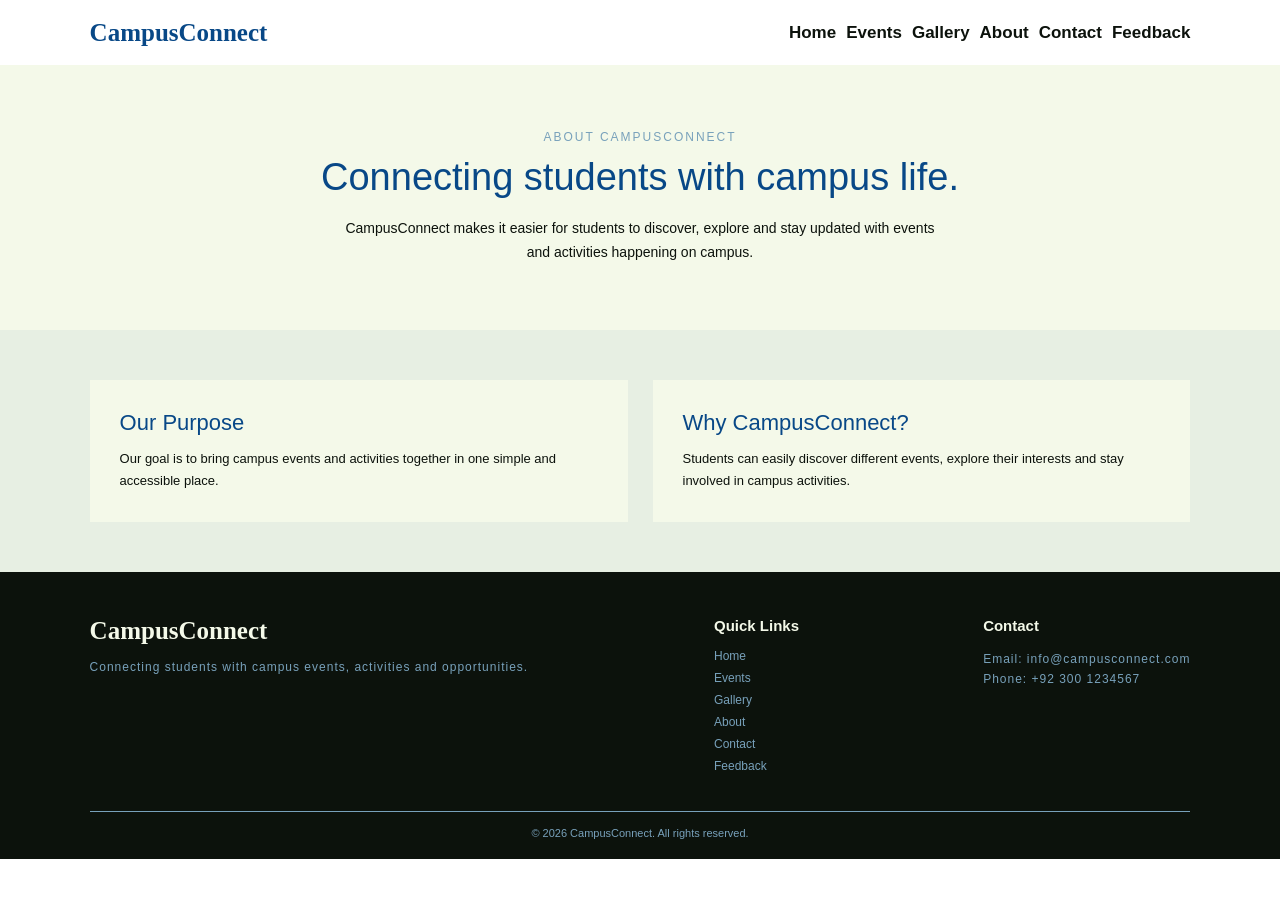
<file: about.html>
<!DOCTYPE html>
<html lang="en">

<head>
    <meta charset="UTF-8">
    <meta name="viewport" content="width=device-width, initial-scale=1.0">
    <title>About CampusConnect</title>
    <link rel="stylesheet" href="css/style.css">
</head>

<body>
<nav>
    <div class="logo">
        CampusConnect
    </div>

    <div class="nav-links">
        <a href="index.html">Home</a>
        <a href="events.html">Events</a>
        <a href="gallery.html">Gallery</a>
        <a href="about.html">About</a>
        <a href="contact.html">Contact</a>
        <a href="feedback.html">Feedback</a>
    </div>
</nav>
    <!-- navbar done main-content of about page start -->
    <main>

        <section class="about-intro">

            <p>ABOUT CAMPUSCONNECT</p>

            <h1>Connecting students with campus life.</h1>

            <p>
                CampusConnect makes it easier for students to discover,
                explore and stay updated with events and activities
                happening on campus.
            </p>

        </section>

        <section class="about-content">

            <div class="about-text">
                <h2>Our Purpose</h2>

                <p>
                    Our goal is to bring campus events and activities
                    together in one simple and accessible place.
                </p>
            </div>

            <div class="about-text">
                <h2>Why CampusConnect?</h2>

                <p>
                    Students can easily discover different events,
                    explore their interests and stay involved in
                    campus activities.
                </p>
            </div>

        </section>

    </main>
    <!-- content end footer start -->
    <footer>

        <div class="footer-content">

            <div class="footer-logo">
                <h3>CampusConnect</h3>
                <p>
                    Connecting students with campus events,
                    activities and opportunities.
                </p>
            </div>

            <div class="footer-links">
                <h4>Quick Links</h4>
                <a href="index.html">Home</a>
                <a href="events.html">Events</a>
                <a href="gallery.html">Gallery</a>
                <a href="about.html">About</a>
                <a href="contact.html">Contact</a>
                <a href="feedback.html">Feedback</a>
            </div>

            <div class="footer-contact">
                <h4>Contact</h4>
                <p>Email: info@campusconnect.com</p>
                <p>Phone: +92 300 1234567</p>
            </div>

        </div>

        <div class="footer-bottom">
            <p>© 2026 CampusConnect. All rights reserved.</p>
        </div>

    </footer>
</body>

</html>
</file>
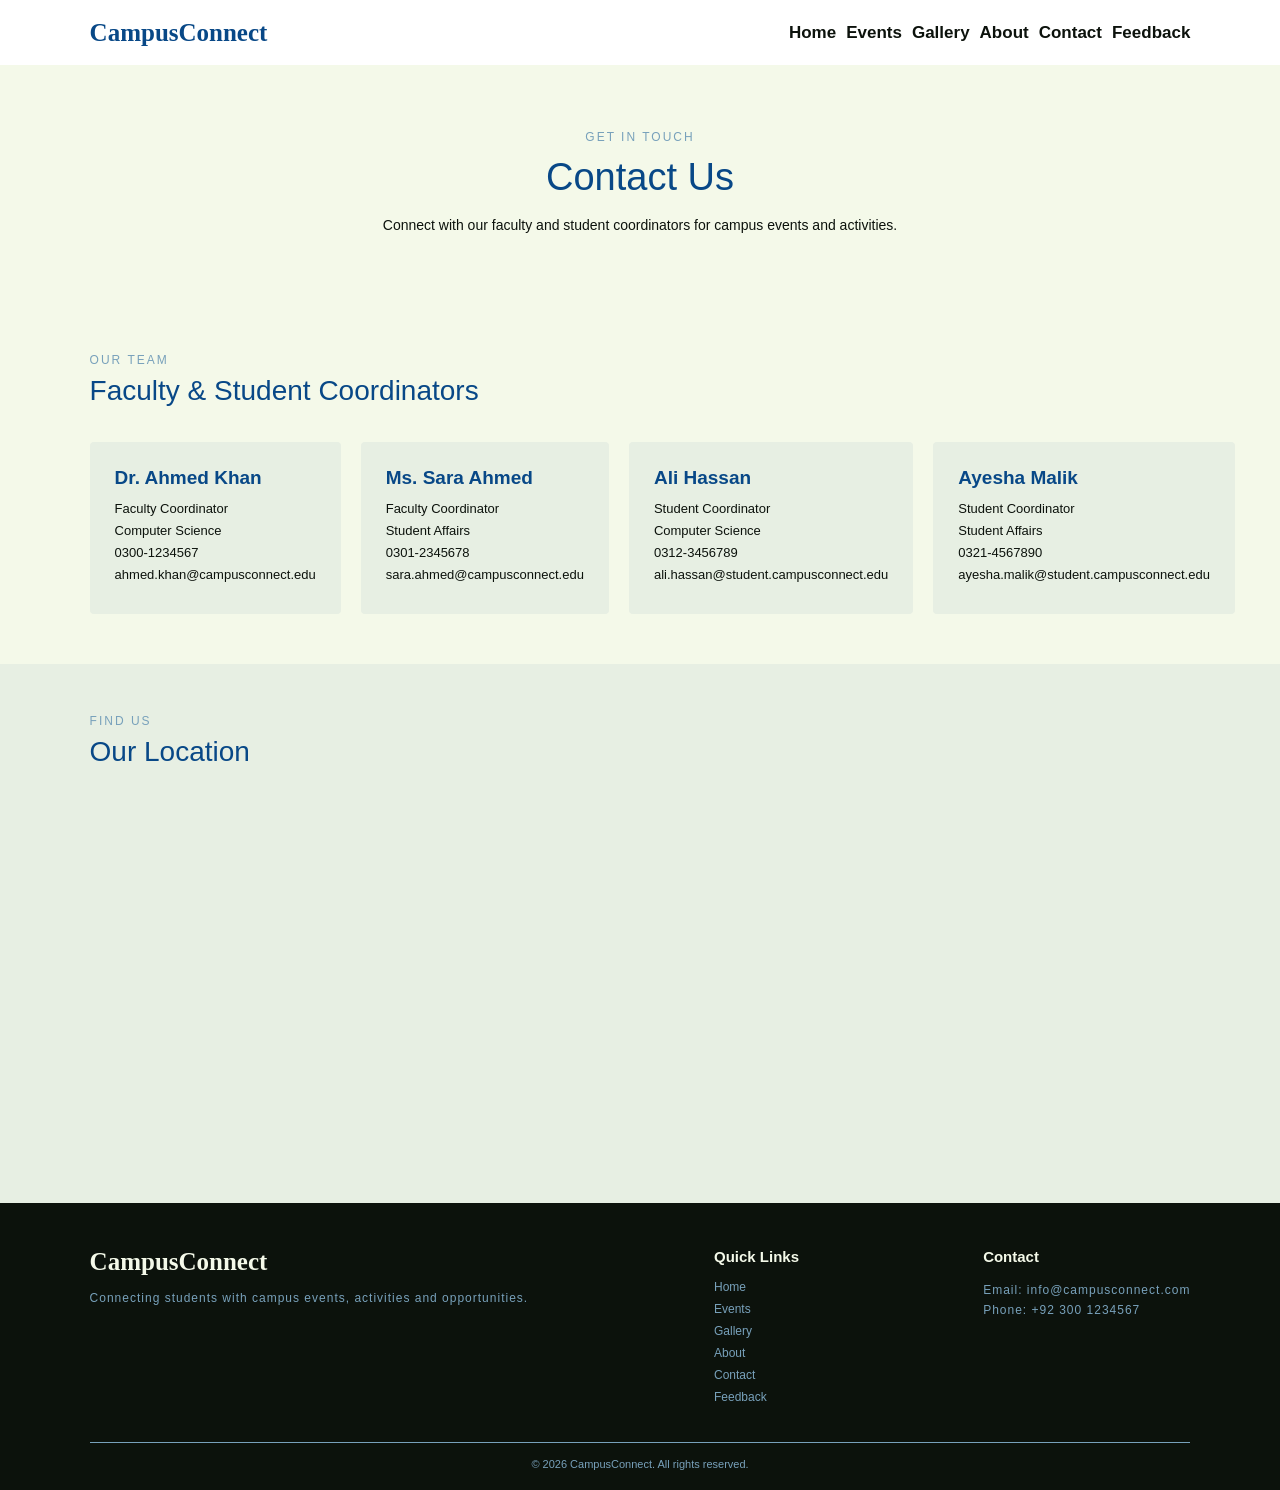
<file: contact.html>
<!DOCTYPE html>
<html lang="en">

<head>
    <meta charset="UTF-8">
    <meta name="viewport" content="width=device-width, initial-scale=1.0">
    <title>Contact Us</title>
    <link rel="stylesheet" href="css/style.css">
</head>

<body>
<nav>
    <div class="logo">
        CampusConnect
    </div>

    <div class="nav-links">
        <a href="index.html">Home</a>
        <a href="events.html">Events</a>
        <a href="gallery.html">Gallery</a>
        <a href="about.html">About</a>
        <a href="contact.html">Contact</a>
        <a href="feedback.html">Feedback</a>
    </div>
</nav>
    <!-- navbar done main-content of contact page start -->
    <main>

        <section class="contact-intro">

            <p>GET IN TOUCH</p>

            <h1>Contact Us</h1>

            <p>
                Connect with our faculty and student coordinators
                for campus events and activities.
            </p>

        </section>
        <section class="contact-coordinators">

            <div class="section-heading">
                <p>OUR TEAM</p>
                <h2>Faculty & Student Coordinators</h2>
            </div>

            <div class="coordinator-cards" id="teamCards">
            </div>

        </section>
        <section class="contact-map">

            <div class="section-heading">
                <p>FIND US</p>
                <h2>Our Location</h2>
            </div>

            <div class="map-box">
                <iframe src="https://www.google.com/maps/embed?pb=YOUR_MAP_CODE" width="100%" height="350"
                    style="border:0;" allowfullscreen="" loading="lazy">
                </iframe>
            </div>

        </section>

    </main>
    <!-- main content complete footer start -->
    <footer>

        <div class="footer-content">

            <div class="footer-logo">
                <h3>CampusConnect</h3>
                <p>
                    Connecting students with campus events,
                    activities and opportunities.
                </p>
            </div>

            <div class="footer-links">
                <h4>Quick Links</h4>
                <a href="index.html">Home</a>
                <a href="events.html">Events</a>
                <a href="gallery.html">Gallery</a>
                <a href="about.html">About</a>
                <a href="contact.html">Contact</a>
                <a href="feedback.html">Feedback</a>
            </div>

            <div class="footer-contact">
                <h4>Contact</h4>
                <p>Email: info@campusconnect.com</p>
                <p>Phone: +92 300 1234567</p>
            </div>

        </div>

        <div class="footer-bottom">
            <p>© 2026 CampusConnect. All rights reserved.</p>
        </div>

    </footer>


    <script src="js/contact.js"></script>
</body>

</html>
</file>
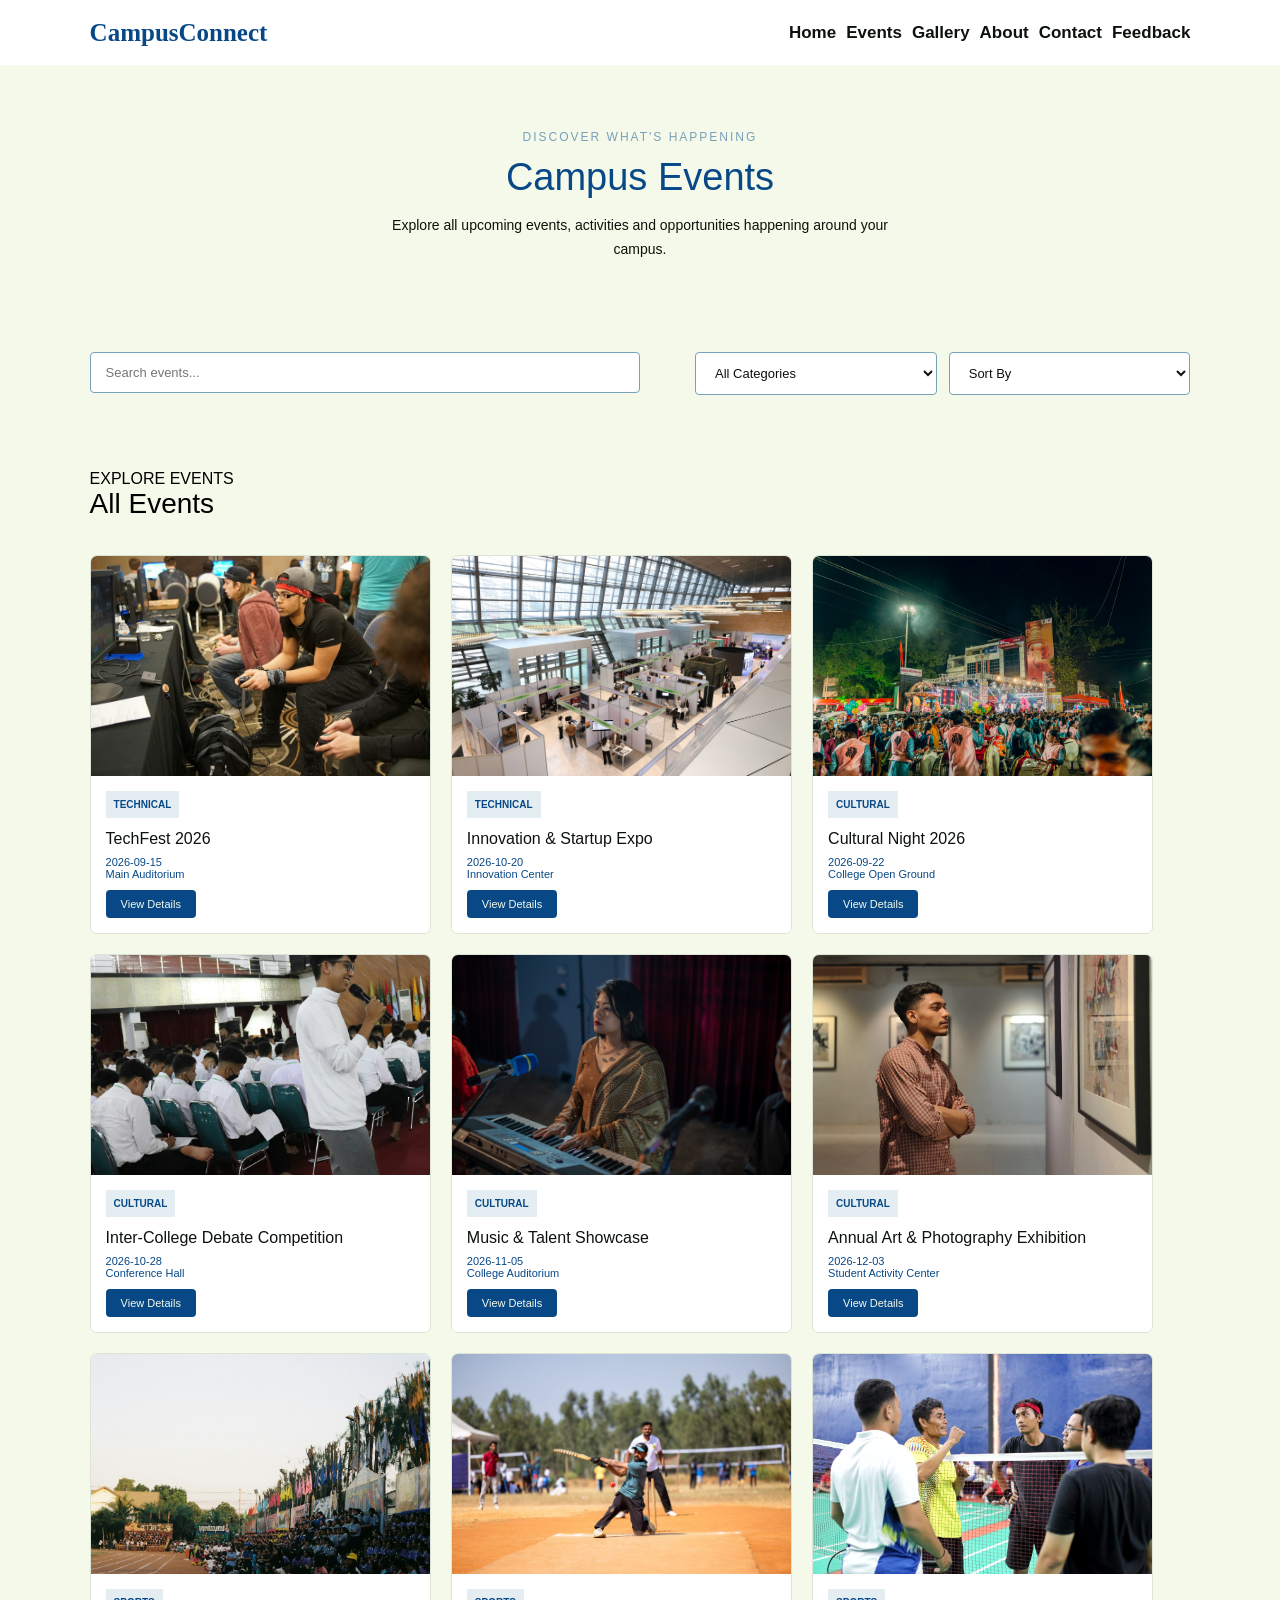
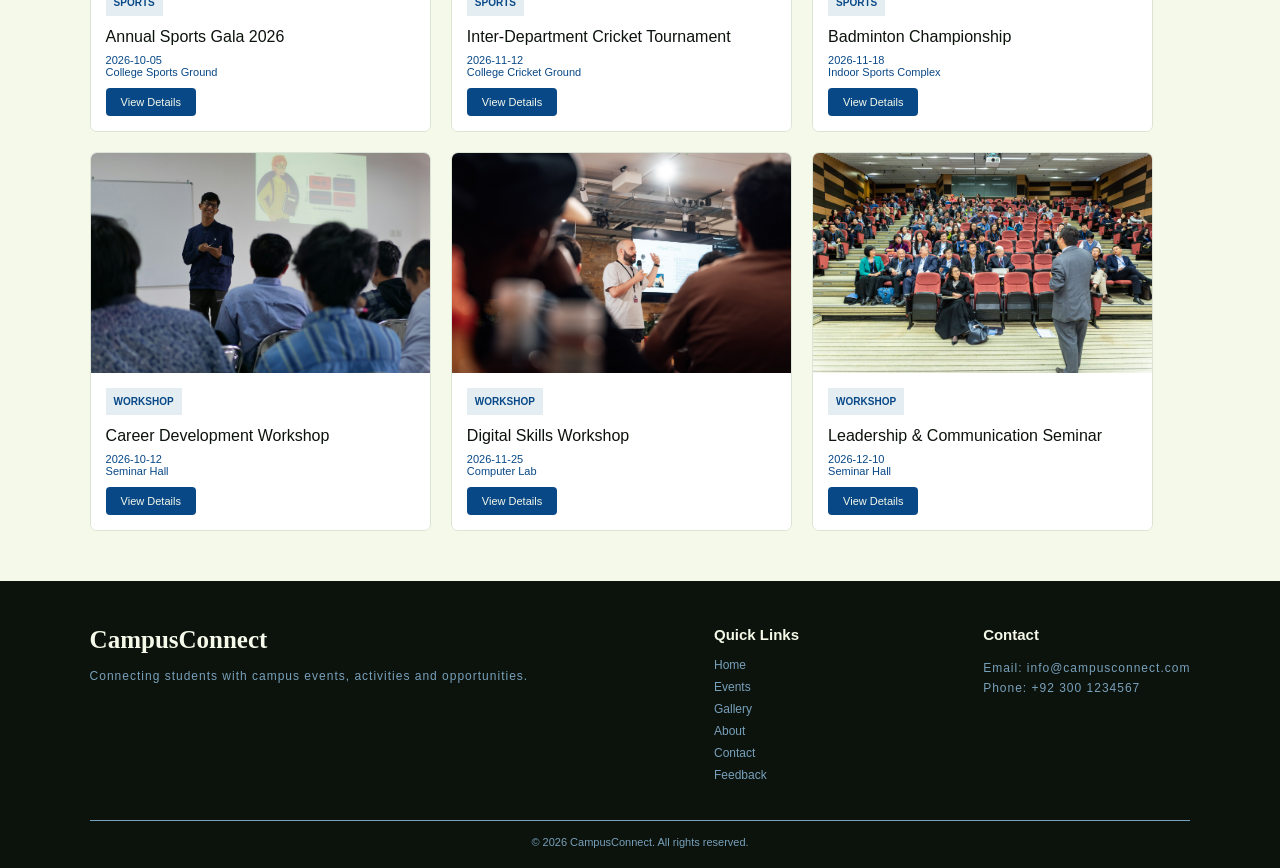
<file: events.html>
<!DOCTYPE html>
<html lang="en">

<head>
    <meta charset="UTF-8">
    <meta name="viewport" content="width=device-width, initial-scale=1.0">
    <title>CampusConnect Events</title>
    <link rel="stylesheet" href="css/style.css">
</head>

<body>
<nav>
    <div class="logo">
        CampusConnect
    </div>

    <div class="nav-links">
        <a href="index.html">Home</a>
        <a href="events.html">Events</a>
        <a href="gallery.html">Gallery</a>
        <a href="about.html">About</a>
        <a href="contact.html">Contact</a>
        <a href="feedback.html">Feedback</a>
    </div>
</nav>
    <!-- navbar end hero start -->
    <main>

        <section class="events-intro">
            <p>DISCOVER WHAT'S HAPPENING</p>

            <h1>Campus Events</h1>

            <p>
                Explore all upcoming events, activities and opportunities
                happening around your campus.
            </p>
        </section>
        <section class="event-filters">

            <div class="search-box">
                <input type="text" id="searchInput" placeholder="Search events...">
            </div>

            <div class="filter-box">
                <select id="categoryFilter">
                    <option value="all">All Categories</option>
                    <option value="Technical">Technical</option>
                    <option value="Cultural">Cultural</option>
                    <option value="Sports">Sports</option>
                    <option value="Workshop">Workshop</option>
                </select>

                <select id="sortFilter">
                    <option value="default">Sort By</option>
                    <option value="newest">Newest</option>
                    <option value="oldest">Oldest</option>
                </select>
            </div>

        </section>
        <section class="all-events">

            <div class="events-title">
                <p>EXPLORE EVENTS</p>
                <h2>All Events</h2>
            </div>

            <div class="all-event-cards" id="eventCards">
            </div>

        </section>
    </main>
    <!-- content end footer start -->
    <footer>

        <div class="footer-content">

            <div class="footer-logo">
                <h3>CampusConnect</h3>
                <p>
                    Connecting students with campus events,
                    activities and opportunities.
                </p>
            </div>

            <div class="footer-links">
                <h4>Quick Links</h4>
                <a href="index.html">Home</a>
                <a href="events.html">Events</a>
                <a href="gallery.html">Gallery</a>
                <a href="about.html">About</a>
                <a href="contact.html">Contact</a>
                <a href="feedback.html">Feedback</a>
            </div>

            <div class="footer-contact">
                <h4>Contact</h4>
                <p>Email: info@campusconnect.com</p>
                <p>Phone: +92 300 1234567</p>
            </div>

        </div>

        <div class="footer-bottom">
            <p>© 2026 CampusConnect. All rights reserved.</p>
        </div>

    </footer>

    <script src="js/events.js"></script>
</body>


</html>
</file>
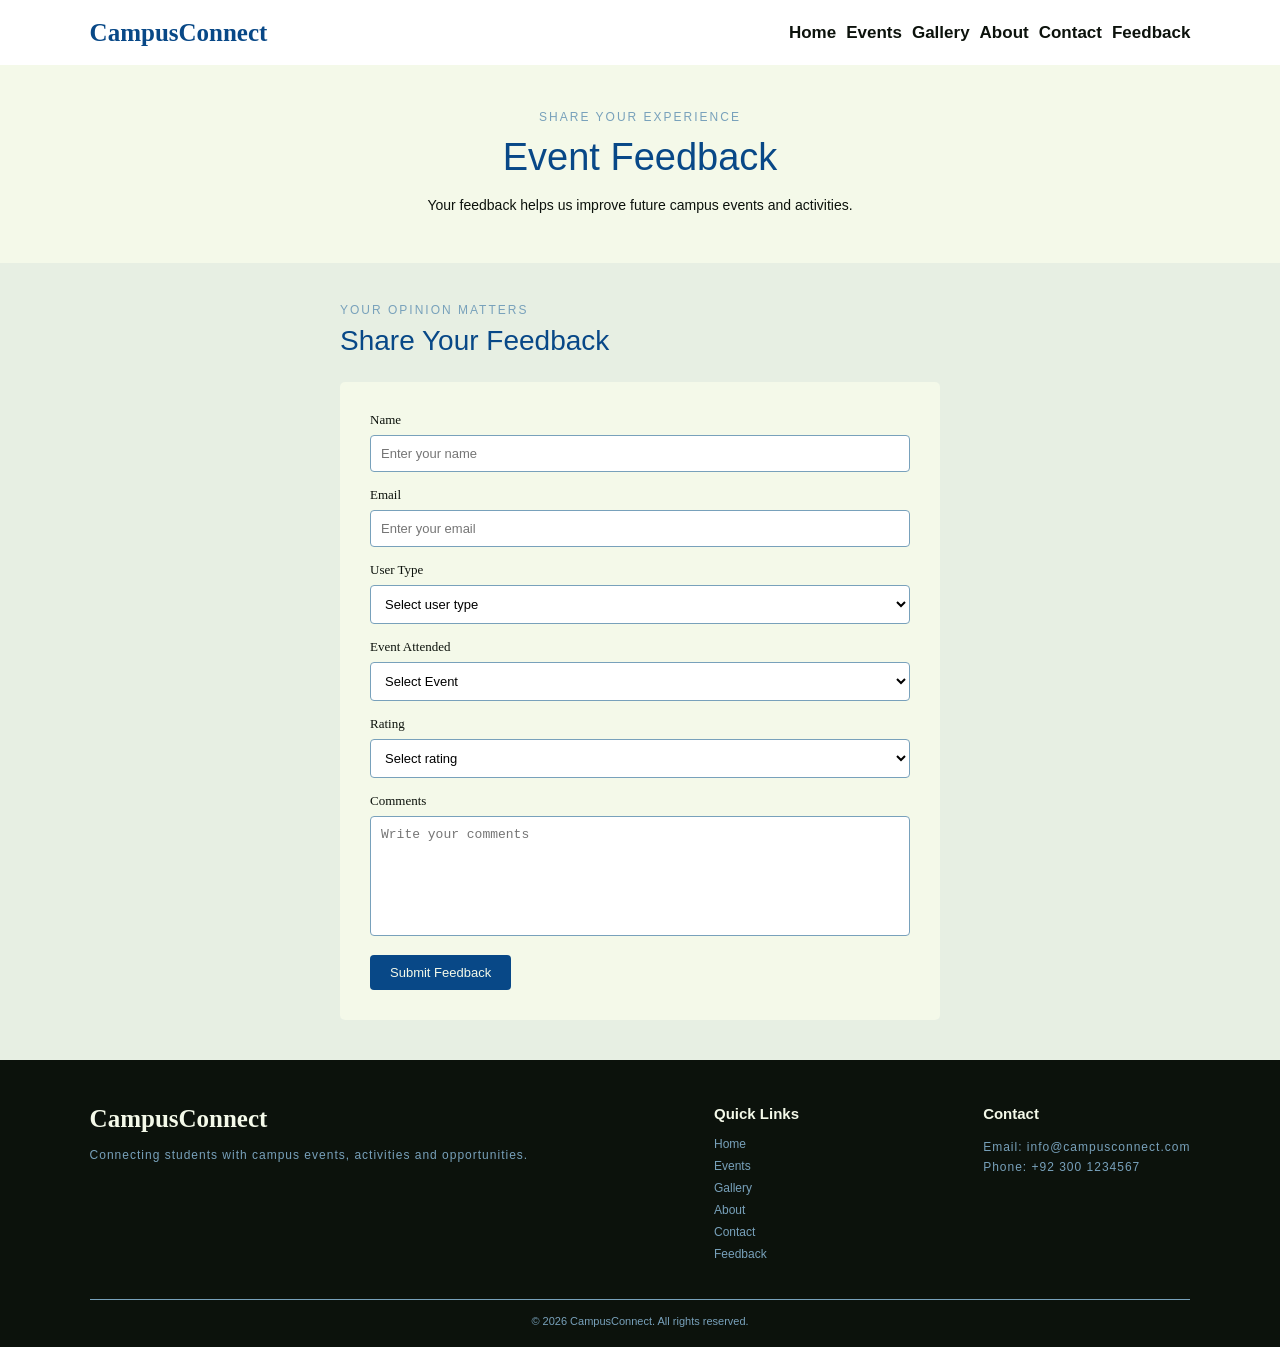
<file: feedback.html>
<!DOCTYPE html>
<html lang="en">

<head>
    <meta charset="UTF-8">
    <meta name="viewport" content="width=device-width, initial-scale=1.0">
    <title>Document</title>
    <link rel="stylesheet" href="css/style.css">
</head>

<body>
<nav>
    <div class="logo">
        CampusConnect
    </div>

    <div class="nav-links">
        <a href="index.html">Home</a>
        <a href="events.html">Events</a>
        <a href="gallery.html">Gallery</a>
        <a href="about.html">About</a>
        <a href="contact.html">Contact</a>
        <a href="feedback.html">Feedback</a>
    </div>
</nav>
    <!-- navbar done main-content of feedback page start -->
    <main>

        <section class="feedback-intro">

            <p>SHARE YOUR EXPERIENCE</p>

            <h1>Event Feedback</h1>

            <p>
                Your feedback helps us improve future campus events
                and activities.
            </p>

        </section>
        <section class="feedback-section">

            <div class="section-heading">
                <p>YOUR OPINION MATTERS</p>
                <h2>Share Your Feedback</h2>
            </div>

            <form class="feedback-form">

                <div class="form-group">
                    <label>Name</label>
                    <input type="text" placeholder="Enter your name" required>
                </div>

                <div class="form-group">
                    <label>Email</label>
                    <input type="email" placeholder="Enter your email" required>
                </div>

                <div class="form-group">
                    <label>User Type</label>
                    <select required>
                        <option value="">Select user type</option>
                        <option value="Student">Student</option>
                        <option value="Faculty">Faculty</option>
                        <option value="Guest">Guest</option>
                    </select>
                </div>

                <div class="form-group">
                    <label>Event Attended</label>
                    <select id="eventSelect" required>
                        <option value="">Select Event</option>
                    </select>
                </div>

                <div class="form-group">
                    <label>Rating</label>
                    <select required>
                        <option value="">Select rating</option>
                        <option value="1">1 - Poor</option>
                        <option value="2">2 - Fair</option>
                        <option value="3">3 - Good</option>
                        <option value="4">4 - Very Good</option>
                        <option value="5">5 - Excellent</option>
                    </select>
                </div>

                <div class="form-group">
                    <label>Comments</label>
                    <textarea placeholder="Write your comments" required></textarea>
                </div>

                <button type="submit">Submit Feedback</button>

            </form>

        </section>

    </main>
    <!-- main content complete footer start -->
    <footer>

        <div class="footer-content">

            <div class="footer-logo">
                <h3>CampusConnect</h3>
                <p>
                    Connecting students with campus events,
                    activities and opportunities.
                </p>
            </div>

            <div class="footer-links">
                <h4>Quick Links</h4>
                <a href="index.html">Home</a>
                <a href="events.html">Events</a>
                <a href="gallery.html">Gallery</a>
                <a href="about.html">About</a>
                <a href="contact.html">Contact</a>
                <a href="feedback.html">Feedback</a>
            </div>

            <div class="footer-contact">
                <h4>Contact</h4>
                <p>Email: info@campusconnect.com</p>
                <p>Phone: +92 300 1234567</p>
            </div>

        </div>

        <div class="footer-bottom">
            <p>© 2026 CampusConnect. All rights reserved.</p>
        </div>

    </footer>

    <script src="js/feedback.js"></script>
</body>

</html>
</file>
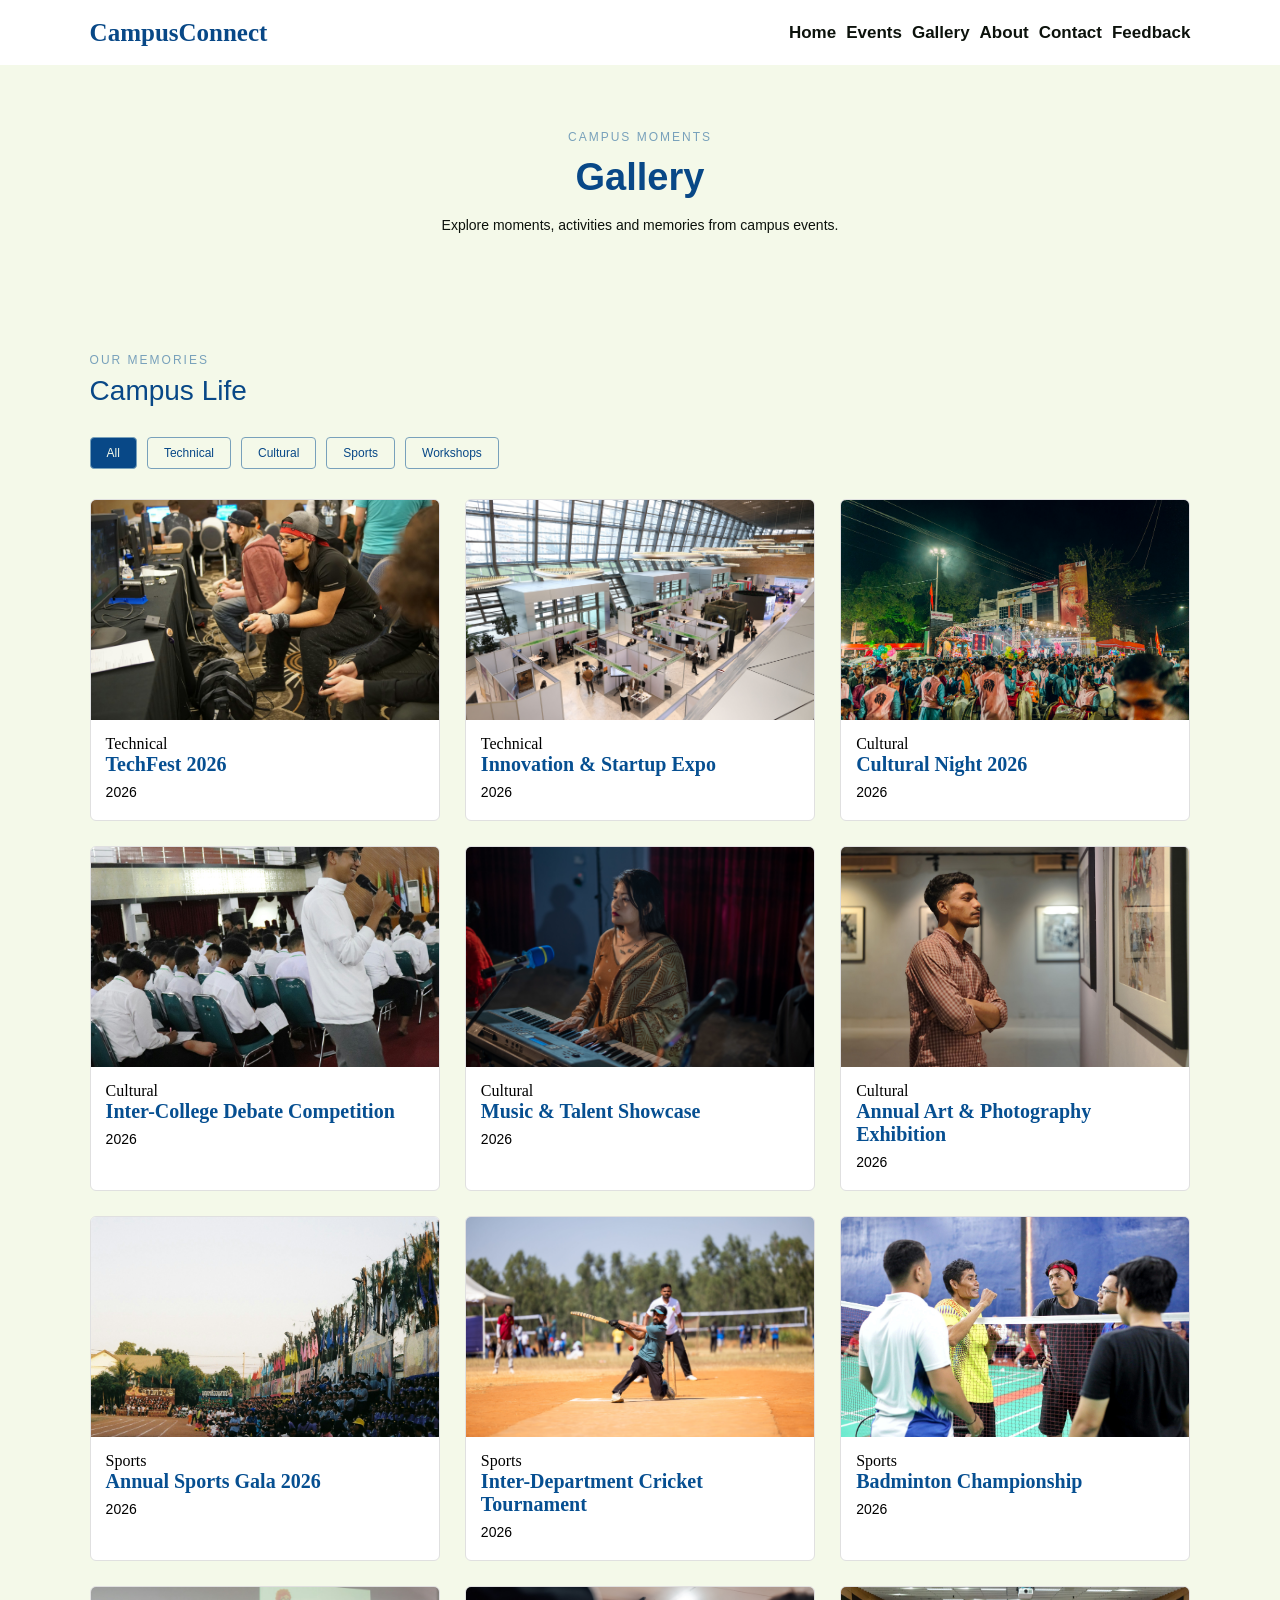
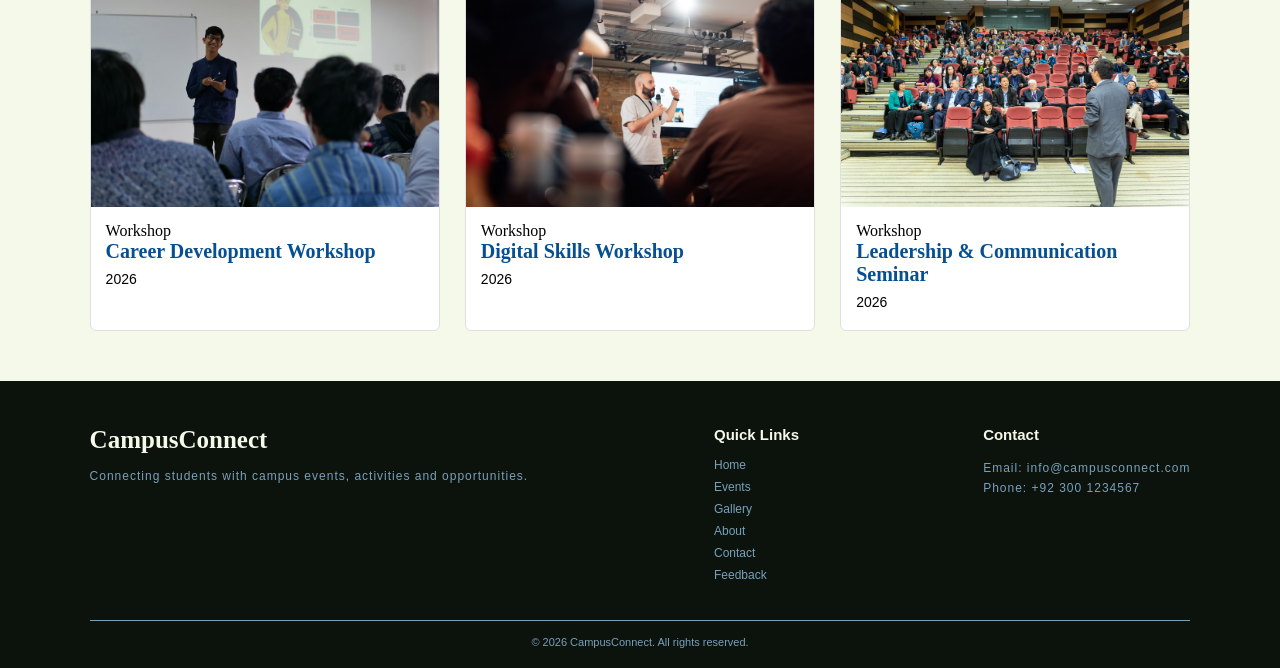
<file: gallery.html>
<!DOCTYPE html>
<html lang="en">

<head>
    <meta charset="UTF-8">
    <meta name="viewport" content="width=device-width, initial-scale=1.0">
    <title>CampusConnect Gallery</title>
    <link rel="stylesheet" href="css/style.css">
</head>

<body>
 <nav>
    <div class="logo">
        CampusConnect
    </div>

    <div class="nav-links">
        <a href="index.html">Home</a>
        <a href="events.html">Events</a>
        <a href="gallery.html">Gallery</a>
        <a href="about.html">About</a>
        <a href="contact.html">Contact</a>
        <a href="feedback.html">Feedback</a>
    </div>
</nav>
    <!-- nav end main content for gallery start -->
    <main>

        <section class="gallery-intro">

            <p>CAMPUS MOMENTS</p>

            <h1>Gallery</h1>

            <p>
                Explore moments, activities and memories
                from campus events.
            </p>

        </section>
        <section class="gallery">

            <div class="gallery-heading">
                <p>OUR MEMORIES</p>
                <h2>Campus Life</h2>
            </div>
            <div class="gallery-filters">
                <button id="allBtn">All</button>
                <button id="technicalBtn">Technical</button>
                <button id="culturalBtn">Cultural</button>
                <button id="sportsBtn">Sports</button>
                <button id="workshopsBtn">Workshops</button>
            </div>

            <div class="gallery-grid" id="galleryItems">

                <!-- <div class="gallery-item">
                    <div class="gallery-image"></div>
                </div>

                <div class="gallery-item">
                    <div class="gallery-image"></div>
                </div>

                <div class="gallery-item">
                    <div class="gallery-image"></div>
                </div>

                <div class="gallery-item">
                    <div class="gallery-image"></div>
                </div>

                <div class="gallery-item">
                    <div class="gallery-image"></div>
                </div>

                <div class="gallery-item">
                    <div class="gallery-image"></div>
                </div> -->

            </div>

        </section>

    </main>
    <!-- main-content done footer start -->
    <footer>

        <div class="footer-content">

            <div class="footer-logo">
                <h3>CampusConnect</h3>
                <p>
                    Connecting students with campus events,
                    activities and opportunities.
                </p>
            </div>

            <div class="footer-links">
                <h4>Quick Links</h4>
                <a href="index.html">Home</a>
                <a href="events.html">Events</a>
                <a href="gallery.html">Gallery</a>
                <a href="about.html">About</a>
                <a href="contact.html">Contact</a>
                <a href="feedback.html">Feedback</a>
            </div>

            <div class="footer-contact">
                <h4>Contact</h4>
                <p>Email: info@campusconnect.com</p>
                <p>Phone: +92 300 1234567</p>
            </div>

        </div>

        <div class="footer-bottom">
            <p>© 2026 CampusConnect. All rights reserved.</p>
        </div>

    </footer>

    <script src="js/gallery.js"></script>
</body>

</html>
</file>
<file: css/style.css>
:root {
    --main-color: #084887;
    --background-color: #F4F9E9;
    --text-color: #0C120C;
    --secondary-color: #78A1BB;
    --btn-color: #4F517D;
    --heading-font:  Arial, sans-serif;
    --heading-weight: 700;
    --subHeading-weight: 600;
    --para-weight: 500;
}
*{
    margin: 0;
    padding: 0;
    box-sizing: border-box;
}
nav {
    height: 65px;
    background-color: white;
    display: flex;
    align-items: center;
    justify-content: space-between;
    padding: 0 7%;
    position: sticky;
    top: 0;
    z-index: 1;
}
.logo {
    font-size: 25px;
    font-weight: bold;
    color: var(--main-color);
    background-color: white;
}
.nav-links{
    display: flex;
    gap: 10px;
    background-color: white
}
.nav-links a {
    text-decoration: none;
    color: var(--text-color);
    font-size: 17px;
    font-family: var(--heading-font);
    font-weight: var(--subHeading-weight);
    background-color: white
}
.nav-links a:hover {
    color: var(--main-color);
}
/* nav end hero start */
.hero {
    min-height: 360px;
    display: flex;
}

.hero-content {
    width: 55%;
    background-color: var(--main-color);
    padding: 65px 55px;
}

.hero-small-text {
    color: var(--secondary-color);
    font-size: 12px;
    letter-spacing: 5px;
    margin-bottom: 18px;
    font-family: var(--heading-font);
}

.hero h1 {
    color: var(--background-color);
    font-size: 34px;
    font-weight: 400;
    line-height: 1;
    margin-bottom: 20px;
    font-family: var(--heading-font);
    font-weight: var(--heading-weight);
    letter-spacing: 3px;
}

.hero-description {
    color: var(--background-color);
    font-size: 14px;
    line-height: 1.7;
    max-width: 400px;
    font-weight: var(--para-weight);
    margin-bottom: 28px;
    letter-spacing: 2px;
    font-family: var(--heading-font);
    
}

.hero-buttons {
    display: flex;
    gap: 12px;
}

.hero-buttons a {
    display: inline-block;
    padding: 12px 18px;
    text-decoration: none;
    font-size: 13px;
    border-radius: 4px;
    font-family: var(--heading-font);
    font-weight: var(--para-weight);
    transition: 0.5s ease;
}
.hero-button{
    background-color: var(--background-color);
    color: var(--main-color);
}
.hero-button:hover{
    transform: translateY(-5px);
}
.hero-button2 {
    background-color: transparent;
    color: var(--background-color);
    border: 1px solid var(--background-color);
}
.hero-button2:hover{
    transform: translateY(-5px);
    color: var(--background-color);
}

.hero-image {
    background-color: var(--btn-color);
    width: 50%;
    height: 450px;
    overflow: hidden;
}
.hero-image img {
    width: 100%;
    height: 100%;
    object-fit: cover;
    display: block;
}
/* hero done upcoming cards start */
.upcoming-events {
    background-color: var(--background-color);
    padding: 50px 7%;
}
.section-heading {
    display: flex;
    justify-content: space-between;
    align-items: end;
    margin-bottom: 30px;
}
.section-heading p {
    color: var(--secondary-color);
    font-size: 12px;
    letter-spacing: 2px;
    margin-bottom: 10px;
    font-family: var(--heading-font);
}
.section-heading h2 {
    color: var(--main-color);
    font-size: 28px;
    font-family: var(--heading-font);
    font-weight: var(--heading-weight);
    margin: 0;
}
.section-heading a {
    color: var(--main-color);
    text-decoration: none;
    font-family: var(--heading-font);
    font-weight: var(--para-weight);
    font-size: 13px;
}
.event-cards {
    display: flex;
    gap: 18px;
}
.event-card {
    width: 33.33%;
    background-color: white;
    border: 1px solid #dce4d5;
    border-radius: 7px;
    overflow: hidden;
}
.event-image {
    height: 90px;
    background-color: var(--secondary-color);
}
.event-card:nth-child(2) .event-image {
    background-color: var(--btn-color);
}
.event-card:nth-child(3) .event-image {
    background-color: var(--main-color);
}
.event-content {
    padding: 15px;
}
.event-category {
    display: inline-block;
    background-color: #e4eef2;
    color: var(--main-color);
    font-size: 10px;
    font-family: var(--heading-font);
    font-weight: bold;
    padding: 8px;
    margin-bottom: 12px;
}
.event-content h3 {
    color: var(--text-color);
    font-size: 16px;
    font-family: var(--heading-font);
    font-weight: 400;
    margin-bottom: 8px;
}
.event-content p {
    color: var(--main-color);
    font-family: var(--heading-font);
    font-size: 11px;
    margin: 0;
}
.events-title h2 {
    color: var(--primary-color);
    font-size: 28px;
    font-family: var(--heading-font);
    font-weight: 400;
    margin: 0;
}
/* event-categories now */
.categories {
    background-color: #e7efe3;
    padding: 50px 7%;
}

.category-heading {
    margin-bottom: 28px;
}

.category-heading p {
    color: var(--secondary-color);
    font-size: 12px;
    font-family: var(--heading-font);
    letter-spacing: 2px;
    margin-bottom: 8px;
}

.category-heading h2 {
    color: var(--main-color);
    font-size: 28px;
    font-family: var(--heading-font);
    font-weight: var(--subHeading-weight);
    margin: 0;
}

.category-cards {
    display: flex;
    gap: 14px;
}

.category-card {
    width: 25%;
    min-height: 130px;
    background-color: var(--background-color);
    padding: 42px 20px 20px;
    border-top: 4px solid var(--secondary-color);
}

.category-card:nth-child(2) {
    border-top-color: var(--btn-color);
}

.category-card:nth-child(3) {
    border-top-color: var(--main-color);
}

.category-card:nth-child(4) {
    border-top-color: var(--text-color);
}

.category-card h3 {
    color: var(--text-color);
    font-size: 15px;
    font-family: var(--heading-font);
    font-weight: 400;
    margin-bottom: 5px;
}

.category-card p {
    color: var(--btn-color);
    font-family: var(--heading-font);
    letter-spacing: 1px;
    font-size: 11px;
    margin: 0;
}
/* event-categories done now why-description */
.why-campus {
    background-color: var(--background-color);
    padding: 60px 7%;
    display: flex;
    gap: 70px;
}

.why-content {
    width: 50%;
}

.why-content > p:first-child {
    color: var(--secondary-color);
    font-size: 12px;
    font-family: var(--heading-font);
    letter-spacing: 2px;
    margin-bottom: 15px;
}

.why-content h2 {
    color: var(--main-color);
    font-size: 30px;
    font-weight: var(--subHeading-weight);
    font-family: var(--heading-font);
    line-height: 1.3;
    margin-bottom: 18px;
}

.why-content p:last-child {
    color: var(--text-color);
    font-size: 14px;
    font-family: var(--heading-font);
    line-height: 1.7;
    max-width: 450px;
}

.why-features {
    width: 50%;
}

.feature {
    padding: 15px 0;
    border-bottom: 1px solid var(--secondary-color);
}

.feature h3 {
    color: var(--secondary-color);
    font-size: 12px;
    font-family: var(--heading-font);
    margin-bottom: 8px;
}

.feature h4 {
    color: var(--main-color);
    font-size: 16px;
    font-family: var(--heading-font);
    font-weight: 600;
    margin-bottom: 6px;
}

.feature p {
    color: var(--text-color);
    font-family: var(--heading-font);
    font-size: 12px;
    margin: 0;
}
/* CTA start now */
.cta-section {
    background-color: var(--main-color);
    padding: 55px 7%;
    text-align: center;
}

.cta-content p {
    color: var(--secondary-color);
    font-size: 12px;
    letter-spacing: 2px;
    font-family: var(--heading-font);
    margin-bottom: 12px;
}

.cta-content h2 {
    color: var(--background-color);
    font-size: 28px;
    font-weight: 400;
    font-family: var(--heading-font);
    margin-bottom: 25px;
}

.cta-button {
    display: inline-block;
    background-color: var(--background-color);
    color: var(--main-color);
    text-decoration: none;
    font-family: var(--heading-font);
    padding: 12px 24px;
    border-radius: 4px;
    font-size: 13px;
    font-weight: 600;
    transition: 0.5s ease;
}

.cta-button:hover {
    background-color: var(--secondary-color);
    color: var(--text-color);
}
/* CTA done footer start */
footer {
    background-color: var(--text-color);
    padding: 45px 7% 20px;
}

.footer-content {
    display: flex;
    justify-content: space-between;
    gap: 40px;
}

.footer-logo {
    width: 40%;
}

.footer-logo h3 {
    color: var(--background-color);
    font-size: 25px;
    margin-bottom: 12px;
}

.footer-logo p,
.footer-contact p {
    color: var(--secondary-color);
    font-size: 12px;
    font-family: var(--heading-font);
    letter-spacing: 1px;
    line-height: 1.7;
}

.footer-links,
.footer-contact {
    display: flex;
    flex-direction: column;
}

.footer-links h4,
.footer-contact h4 {
    color: var(--background-color);
    font-family: var(--heading-font);
    font-size: 15px;
    margin-bottom: 15px;
}

.footer-links a {
    color: var(--secondary-color);
    text-decoration: none;
    font-family: var(--heading-font);
    font-size: 12px;
    margin-bottom: 8px;
}

.footer-links a:hover {
    color: var(--background-color);
}

.footer-bottom {
    border-top: 1px solid var(--secondary-color);
    margin-top: 30px;
    padding-top: 15px;
    text-align: center;
}

.footer-bottom p {
    color: var(--secondary-color);
    font-family: var(--heading-font);
    font-size: 11px;
    margin: 0;
}
/* home page done event page start */
.events-intro {
    background-color: var(--background-color);
    text-align: center;
    padding: 65px 7%;
}

.events-intro p:first-child {
    color: var(--secondary-color);
    font-size: 12px;
    font-family: var(--heading-font);
    letter-spacing: 2px;
    margin-bottom: 12px;
}

.events-intro h1 {
    color: var(--main-color);
    font-size: 38px;
    font-family: var(--heading-font);
    font-weight: 400;
    margin-bottom: 15px;
}

.events-intro p:last-child {
    color: var(--text-color);
    font-size: 14px;
    font-family: var(--heading-font);
    line-height: 1.7;
    max-width: 550px;
    margin: 0 auto;
}
.event-filters {
    background-color: var(--background-color);
    padding: 25px 7%;
    display: flex;
    justify-content: space-between;
    gap: 20px;
}
.event-image {
    width: 100%;
    height: 220px;
    overflow: hidden;
}

.event-image img {
    width: 100%;
    height: 100%;
    object-fit: cover;
    display: block;
}

.event-content {
    padding: 15px;
    background: white;
}

.search-box {
    width: 50%;
}

.search-box input {
    width: 100%;
    padding: 12px 15px;
    border: 1px solid var(--secondary-color);
    border-radius: 4px;
    outline: none;
    font-size: 13px;
}

.filter-box {
    width: 45%;
    display: flex;
    gap: 12px;
}

.filter-box select {
    width: 50%;
    padding: 12px 15px;
    border: 1px solid var(--secondary-color);
    border-radius: 4px;
    background-color: white;
    color: var(--text-color);
    outline: none;
    font-size: 13px;
}
.all-events {
    background-color: var(--background-color);
    padding: 50px 7%;
}
.events-title {
    margin-bottom: 35px;
}
.all-event-cards {
    display: flex;
    flex-wrap: wrap;
    gap: 20px;
}

.all-event-cards .event-card {
    width: 31%;
    
}
.event-content h3,p{
    font-family: var(--heading-font);
}
.event-content a {
    display: inline-block;
    background-color: var(--main-color);
    color: var(--background-color);
    text-decoration: none;
    font-family: var(--heading-font);
    padding: 8px 15px;
    border-radius: 4px;
    font-size: 11px;
    margin-top: 10px;
}

.event-content a:hover {
    background-color: var(--btn-color);
}
/* events page done gallery start */
.gallery-intro {
    background-color: var(--background-color);
    text-align: center;
    padding: 65px 7%;
}

.gallery-intro p:first-child {
    color: var(--secondary-color);
    font-size: 12px;
    font-family: var(--heading-font);
    letter-spacing: 2px;
    margin-bottom: 12px;
}

.gallery-intro h1 {
    color: var(--main-color);
    font-size: 38px;
    font-weight: var(--heading-weight);
    font-family: var(--heading-font);
    margin-bottom: 15px;
}

.gallery-intro p:last-child {
    color: var(--text-color);
    font-size: 14px;
    font-family: var(--heading-font);
    line-height: 1.7;
    max-width: 550px;
    margin: 0 auto;
}
.gallery {
    background-color: var(--background-color);
    padding: 50px 7%;
}

.gallery-heading {
    margin-bottom: 30px;
}

.gallery-heading p {
    color: var(--secondary-color);
    font-size: 12px;
    letter-spacing: 2px;
    font-family: var(--heading-font);
    margin-bottom: 8px;
}

.gallery-heading h2 {
    color: var(--main-color);
    font-size: 28px;
    font-family: var(--heading-font);
    font-weight: 400;
    margin: 0;
}
.gallery-filters {
    display: flex;
    gap: 10px;
    margin-bottom: 25px;
}

.gallery-filters button {
    background-color: transparent;
    color: var(--main-color);
    border: 1px solid var(--secondary-color);
    padding: 8px 16px;
    border-radius: 4px;
    font-family: var(--heading-font);
    font-size: 12px;
    cursor: pointer;
    transition: 0.5s ease;
}

.gallery-filters button:first-child {
    background-color: var(--main-color);
    color: var(--background-color);
}

.gallery-filters button:hover {
    background-color: var(--main-color);
    color: var(--background-color);
}
.gallery-grid {
    display: grid;
    grid-template-columns: repeat(3, 1fr);
    gap: 25px;
    margin-top: 30px;
}

.gallery-item {
    background: white;
    border-radius: 6px;
    overflow: hidden;
    border: 1px solid #e0e0e0;
}

.gallery-image {
    width: 100%;
    height: 220px;
    overflow: hidden;
}

.gallery-image img {
    width: 100%;
    height: 100%;
    object-fit: cover;
    display: block;
}

.gallery-content {
    padding: 15px;
}

.gallery-content h3 {
    margin: 0 0 8px;
    color: #064f91;
    font-size: 20px;
}

.gallery-content p {
    margin: 5px 0;
    font-size: 14px;
}
/* gallery page done and about page start */
.about-intro {
    background-color: var(--background-color);
    text-align: center;
    padding: 65px 7%;
}

.about-intro p:first-child {
    color: var(--secondary-color);
    font-size: 12px;
    font-family: var(--heading-font);
    letter-spacing: 2px;
    margin-bottom: 12px;
}

.about-intro h1 {
    color: var(--main-color);
    font-size: 38px;
    font-family: var(--heading-font);
    font-weight: 400;
    max-width: 700px;
    margin: 0 auto 18px;
}

.about-intro p:last-child {
    color: var(--text-color);
    font-family: var(--heading-font);
    font-size: 14px;
    line-height: 1.7;
    max-width: 600px;
    margin: 0 auto;
}

.about-content {
    background-color: #e7efe3;
    padding: 50px 7%;
    display: flex;
    gap: 25px;
}

.about-text {
    width: 50%;
    background-color: var(--background-color);
    padding: 30px;
}

.about-text h2 {
    color: var(--main-color);
    font-size: 22px;
    font-family: var(--heading-font);
    font-weight: 400;
    margin-bottom: 12px;
}

.about-text p {
    color: var(--text-color);
    font-size: 13px;
    line-height: 1.7;
    font-family: var(--heading-font);
    margin: 0;
}
/* about page done and contact start */
.contact-intro {
    background-color: var(--background-color);
    text-align: center;
    padding: 65px 7%;
}

.contact-intro p:first-child {
    color: var(--secondary-color);
    font-size: 12px;
    letter-spacing: 2px;
    margin-bottom: 12px;
    font-family: var(--heading-font);
}

.contact-intro h1 {
    color: var(--main-color);
    font-size: 38px;
    font-family: var(--heading-font);
    font-weight: 400;
    margin-bottom: 15px;
}

.contact-intro p:last-child {
    color: var(--text-color);
    font-size: 14px;
    line-height: 1.7;
    font-family: var(--heading-font);
    max-width: 600px;
    margin: 0 auto;
}
.contact-coordinators {
    background-color: var(--background-color);
    padding: 50px 7%;
}

.section-heading {
    display: block ;
    width: 100%;
    margin-bottom: 35px;
}

.section-heading p {
    margin: 0 0 8px 0;
    text-align: left;
    font-family: var(--heading-font);
}

.section-heading h2 {
    color: var(--main-color);
    font-size: 28px;
    font-weight: 400;
    margin: 0 ;
    font-family: var(--heading-font);
    width: 100%;
    text-align: left;
}

.coordinator-cards {
    display: flex;
    gap: 20px;
}

.coordinator-card {
    width: 33.33%;
    background-color: #e7efe3;
    padding: 25px;
    border-radius: 4px;
}

.coordinator-card h3 {
    color: var(--main-color);
    font-size: 19px;
    margin-bottom: 12px;
    font-family: var(--heading-font);
}

.coordinator-card p {
    color: var(--text-color);
    font-size: 13px;
    margin-bottom: 7px;
    font-family: var(--heading-font);
}
.contact-map {
    background-color: #e7efe3;
    padding: 50px 7%;
}

.map-box {
    width: 100%;
    height: 350px;
    overflow: hidden;
    border-radius: 4px;
}

.map-box iframe {
    width: 100%;
    height: 100%;
}
/* contact page end and feedback start */
.feedback-intro {
    background-color: var(--background-color);
    text-align: center;
    padding: 45px 7%;
}

.feedback-intro p:first-child {
    color: var(--secondary-color);
    font-size: 12px;
    letter-spacing: 2px;
    font-family: var(--heading-font);
    margin-bottom: 12px;
}

.feedback-intro h1 {
    color: var(--main-color);
    font-size: 38px;
    font-weight: 400;
    font-family: var(--heading-font);
    margin-bottom: 15px;
}

.feedback-intro p:last-child {
    color: var(--text-color);
    font-size: 14px;
    line-height: 1.7;
    font-family: var(--heading-font);
    max-width: 600px;
    margin: 0 auto;
}
.feedback-section {
    background-color: #e7efe3;
    padding: 40px 7%;
}
.feedback-section .section-heading {
    width: 600px;
    margin: 0 auto 25px;
    text-align: center;
}

.feedback-section .section-heading p {
    margin-bottom: 8px;
}

.feedback-section .section-heading h2 {
    margin: 0;
}
.feedback-form {
    max-width: 600px;
    margin: 0 auto;
    padding: 30px;
    background-color: var(--background-color);
    border-radius: 5px;
    text-align: left;
}

.form-group {
    margin-bottom: 15px;
}

.form-group label {
    display: block;
    color: var(--text-color);
    font-size: 13px;
    margin-bottom: 7px;
}

.form-group input,
.form-group select,
.form-group textarea {
    width: 100%;
    padding: 10px;
    border: 1px solid var(--secondary-color);
    border-radius: 4px;
    font-size: 13px;
    background-color: white;
    transition: 0.5s ease;
}
.form-group input:focus,
.form-group select:focus,
.form-group textarea:focus {
    outline: none;
    border: 1px solid var(--primary-color);
    box-shadow: 0 0 4px rgba(8, 72, 135, 0.25);
}

.form-group textarea {
    height: 120px;
    resize: none;
}

.feedback-form button {
    background-color: var(--main-color);
    color: var(--background-color);
    border: none;
    padding: 10px 20px;
    border-radius: 4px;
    font-size: 13px;
    transition: 0.5s ease;
    cursor: pointer;
}
.feedback-form button:hover {
    background-color: var(--secondary-color);
}
/* feedback page done event detail page now */
.event-detail {
    background-color: var(--background-color);
    padding: 60px 7%;
    display: flex;
    gap: 50px;
    align-items: center;
}
.event-detail-image {
    width: 45%;
}
.event-detail-image img {
    width: 100%;
    height: 350px;
    object-fit: cover;
    display: block;
    border-radius: 5px;
}
.event-detail-content {
    width: 55%;
}
.event-type {
    color: var(--secondary-color);
    font-size: 12px;
    letter-spacing: 2px;
    margin-bottom: 12px;
}
.event-detail-content h1 {
    color: var(--primary-color);
    font-size: 38px;
    font-weight: 400;
    font-family: var(--heading-font);
    margin-bottom: 18px;
}
.event-description {
    color: var(--text-color);
    font-size: 14px;
    font-family: var(--heading-font);
    line-height: 1.7;
    margin-bottom: 30px;
}
.event-info {
    display: flex;
    flex-wrap: wrap;
    gap: 25px;
}
.event-info div {
    width: 45%;
}
.event-info span {
    color: var(--secondary-color);
    font-size: 12px;
    font-family: var(--heading-font);
}
.event-info p {
    color: var(--text-color);
    font-size: 14px;
    font-family: var(--heading-font);
    margin-top: 5px;
}



















/* Responsive Design */

@media (max-width: 768px) {

    /* Hero */
    .hero {
        flex-direction: column;
        height: auto;
    }

    .hero-content,
    .hero-image {
        width: 100%;
    }

    .hero-image {
        height: 300px;
    }

    /* Upcoming Events */
    .event-cards {
        grid-template-columns: 1fr;
    }

    /* Gallery */
    .gallery-grid {
        grid-template-columns: 1fr;
    }

    /* Event Detail */
    .event-detail {
        flex-direction: column;
        padding: 40px 5%;
    }

    .event-detail-image,
    .event-detail-content {
        width: 100%;
    }

    .event-info div {
        width: 100%;
    }

    /* Faculty / Coordinators */
    .team-grid {
        grid-template-columns: 1fr;
    }
}
















@media (max-width: 768px) {

    nav {
        flex-direction: column;
        align-items: center;
        gap: 15px;
        padding: 15px 5%;
    }

    .nav-links {
        display: flex;
        flex-wrap: wrap;
        justify-content: center;
        gap: 15px;
    }

    .nav-links a {
        font-size: 14px;
    }
}
@media (max-width: 480px) {
    /* Hero */
    .hero-content {
        padding: 40px 5%;
    }

    .hero-content h1 {
        font-size: 32px;
    }

    .hero-image {
        height: 250px;
    }

    /* Headings */
    h1 {
        font-size: 30px;
    }

    h2 {
        font-size: 26px;
    }

    /* Event cards */
    .event-cards {
        grid-template-columns: 1fr;
    }

    /* Gallery */
    .gallery-grid {
        grid-template-columns: 1fr;
        gap: 15px;
    }

    /* Event detail */
    .event-detail {
        padding: 30px 5%;
        gap: 30px;
    }

    .event-detail-content h1 {
        font-size: 30px;
    }

    .event-image-placeholder {
        height: 250px;
    }
}
@media (max-width: 480px) {

    nav {
        padding: 15px 4%;
    }

    .logo {
        font-size: 22px;
    }

    .nav-links {
        gap: 10px;
    }

    .nav-links a {
        font-size: 13px;
    }
}
</file>
